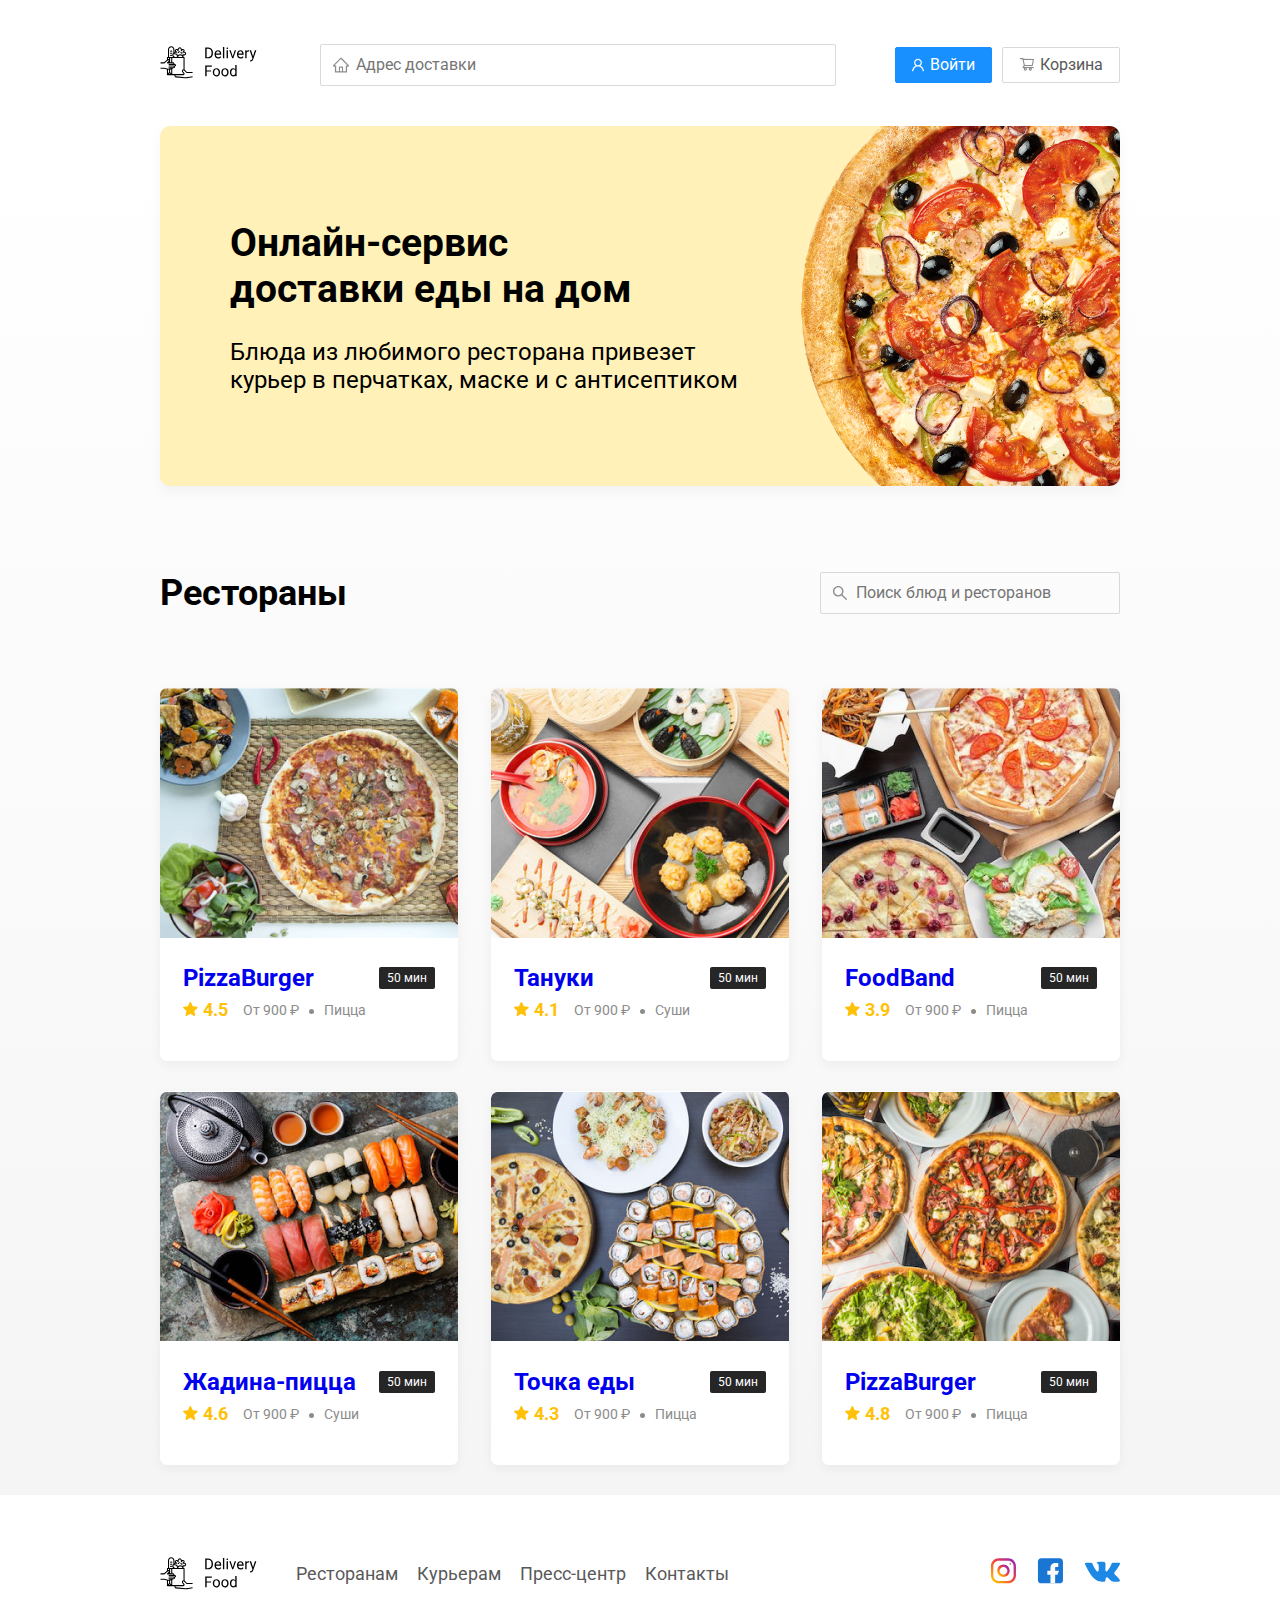
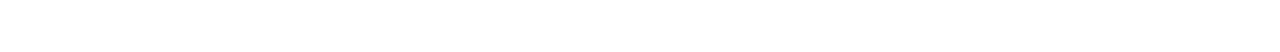
<file: index.html>
<!DOCTYPE html>
<html lang="en">
<head>
    <meta charset="UTF-8">
    <meta name="viewport" content="width=device-width, initial-scale=1.0">
    <title>Delivery Food - доставка еды на дом</title>
    <link href="https://fonts.googleapis.com/css2?family=Roboto:wght@400;700&display=swap" rel="stylesheet">
    <link rel="stylesheet" href="css/normalize.css">
    <link rel="stylesheet" href="css/style.css">
</head>
<body>
    <div class="container">
        <header class="header">
            <a href="index.html" class="logo">
               <img src="img/logo.svg" alt="Logo" class="logo"> 
            </a>
            <input type="text" class="input input-address" placeholder="Адрес доставки">
            <div class="buttons">
                <button class="button button-primary">
                    <img src="img/user.svg" alt="user" class="button-icon">
                    <span class="button-text">Войти</span>
                </button>
                <button class="button">
                    <img src="img/shopping-cart.svg" alt="shopping cart" class="button-icon">
                    <span class="button-text">Корзина</span>
                </button>
            </div>
        </header>
    </div>

    <main class="main">
        <div class="container">
            <section class="promo">
                <h1 class="promo-title">Онлайн-сервис<br>доставки еды на дом</h1>
                <p class="promo-text">Блюда из любимого ресторана привезет курьер в перчатках, маске и с антисептиком</p>
            </section>
    
            <section class="restaurants">
                <div class="section-heading">
                    <h2 class="section-title">Рестораны</h2>
                    <input type="text" class="input input-search" placeholder="Поиск блюд и ресторанов">
                </div>
                <div class="cards">
                    <a href="restauran.html" class="card">
                        <img src="img/image.jpg" alt="image" class="card-image">
                        <div class="card-text">
                            <div class="card-heading">
                                <h3 class="card-title">PizzaBurger</h3>
                                <span class="card-tag tag">50 мин</span>
                            </div>
                            <!-- /.card-heading -->
                            <div class="card-info">
                                <div class="rating"> 
                                <img src="img/rating.svg" alt="" class="rating-star">4.5</div>
                                <div class="price">От 900 ₽</div>
                                <div class="category">Пицца</div>
                            </div>
                        </div>
                    </a>
                    <!-- /.card -->
    
                    <a href="restauran.html" class="card">
                        <img src="img/image1.png" alt="image" class="card-image">
                        <div class="card-text">
                            <div class="card-heading">
                                <h3 class="card-title">Тануки</h3>
                                <span class="card-tag tag">50 мин</span>
                            </div>
                            <!-- /.card-heading -->
                            <div class="card-info">
                                <div class="rating"><img src="img/rating.svg" alt="" class="rating-star">4.1</div>
                                <div class="price">От 900 ₽</div>
                                <div class="category">Суши</div>
                            </div>
                        </div>
                    </a>
    
                    <a href="restauran.html" class="card">
                        <img src="img/image3.png" alt="image" class="card-image">
                        <div class="card-text">
                            <div class="card-heading">
                                <h3 class="card-title">FoodBand</h3>
                                <span class="card-tag tag">50 мин</span>
                            </div>
                            <!-- /.card-heading -->
                            <div class="card-info">
                                <div class="rating"><img src="img/rating.svg" alt="" class="rating-star">3.9</div>
                                <div class="price">От 900 ₽</div>
                                <div class="category">Пицца</div>
                            </div>
                        </div>
                    </a>
    
                    <a href="restauran.html" class="card">
                        <img src="img/image4.png" alt="image" class="card-image">
                        <div class="card-text">
                            <div class="card-heading">
                                <h3 class="card-title">Жадина-пицца</h3>
                                <span class="card-tag tag">50 мин</span>
                            </div>
                            <!-- /.card-heading -->
                            <div class="card-info">
                                <div class="rating">
                            <img src="img/rating.svg" alt="rating" class="rating-star">4.6</div>
                                <div class="price">От 900 ₽</div>
                                <div class="category">Суши</div>
                            </div>
                        </div>
                    </a>
    
                    <a href="restauran.html" class="card">
                        <img src="img/image5.png" alt="image" class="card-image">
                        <div class="card-text">
                            <div class="card-heading">
                                <h3 class="card-title">Точка еды</h3>
                                <span class="card-tag tag">50 мин</span>
                            </div>
                            <!-- /.card-heading -->
                            <div class="card-info">
                                <div class="rating"><img src="img/rating.svg" class="rating-star">4.3</div>
                                <div class="price">От 900 ₽</div>
                                <div class="category">Пицца</div>
                            </div>
                        </div>
                    </a>
    
                    <a href="restauran.html" class="card">
                        <img src="img/image6.png" alt="image" class="card-image">
                        <div class="card-text">
                            <div class="card-heading">
                                <h3 class="card-title">PizzaBurger</h3>
                                <span class="card-tag tag">50 мин</span>
                            </div>
                            <!-- /.card-heading -->
                            <div class="card-info">
                                <div class="rating"><img src="img/rating.svg" class="rating-star">4.8</div>
                                <div class="price">От 900 ₽</div>
                                <div class="category">Пицца</div>
                            </div>
                        </div>
                    </a>
                </div>
                <!-- /.cards -->
            </section>
        </div>
    </main>

    <footer class="footer">
        <div class="container">
            <div class="footer-block">
                <img src="img/logo.svg" alt="logo" class="logo footer-logo">
                <nav class="footer-nav">
                    <a href="#" class="footer-link">Ресторанам</a>
                    <a href="#" class="footer-link">Курьерам</a>
                    <a href="#" class="footer-link">Пресс-центр</a>
                    <a href="#" class="footer-link">Контакты</a>
                </nav>

                <div class="social-links">
                    <a href="#" class="social-link"><img src="img/instagram.svg" alt="instagram"></a>
                    <a href="#" class="social-link"><img src="img/facebook.svg" alt="facebook"></a>
                    <a href="#" class="social-link"><img src="img/vk.svg" alt="vk"></a>
                </div>
            </div>
        </div>
    </footer>
</body>
</html>
</file>
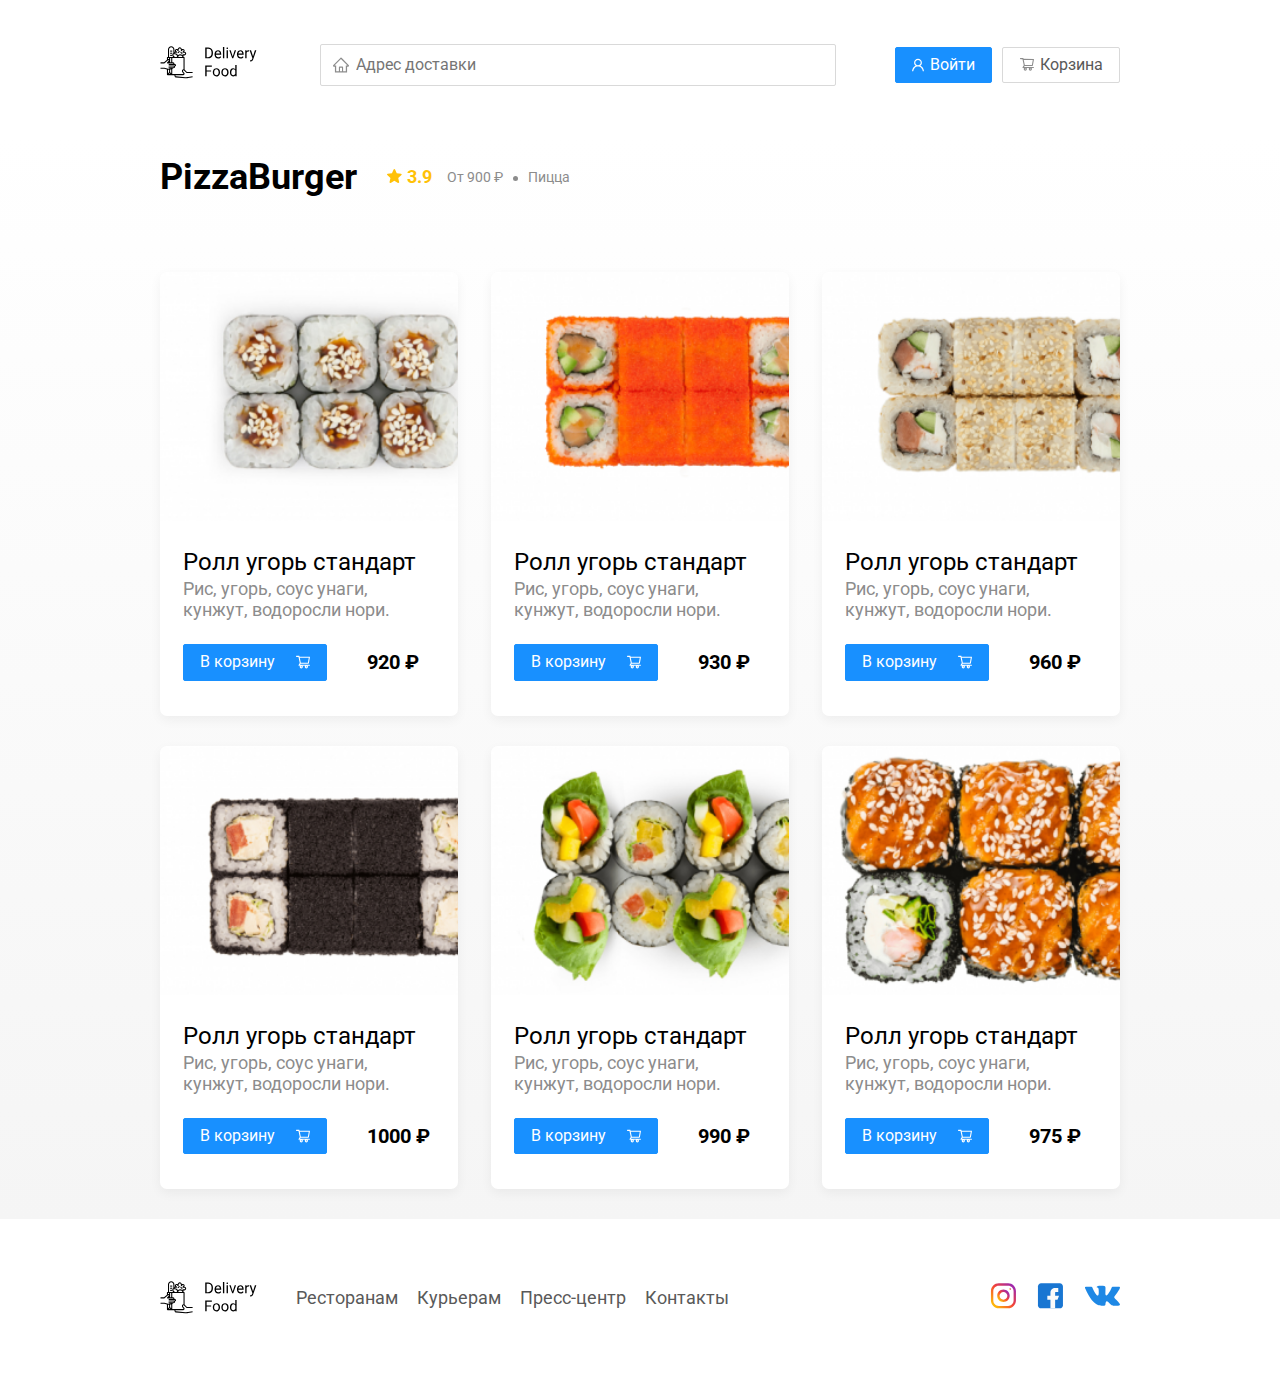
<file: restauran.html>
<!DOCTYPE html>
<html lang="en">
<head>
    <meta charset="UTF-8">
    <meta name="viewport" content="width=device-width, initial-scale=1.0">
    <title>PizzaBurger - доставка еды на дом</title>
    <link href="https://fonts.googleapis.com/css2?family=Roboto:wght@400;700&display=swap" rel="stylesheet">
    <link rel="stylesheet" href="css/normalize.css">
    <link rel="stylesheet" href="css/animate.css">
    <link rel="stylesheet" href="css/style.css">
</head>
<body>
    <div class="container">
        <header class="header">
            <a href="index.html" class="logo animated fadeInRight delay-1s">
                <img src="img/logo.svg" alt="Logo" class="logo"> 
             </a>
            <input type="text" class="input input-address" placeholder="Адрес доставки">
            <div class="buttons">
                <button class="button button-primary">
                    <img src="img/user.svg" alt="user" class="button-icon">
                    <span class="button-text">Войти</span>
                </button>
                <button class="button" id="cart-button">
                    <img src="img/shopping-cart.svg" alt="shopping cart" class="button-icon">
                    <span class="button-text">Корзина</span>
                </button>
            </div>
        </header>
    </div>

    <main class="main">
        <div class="container">
            <section class="restaurants">
                <div class="section-heading">
                    <h2 class="section-title">PizzaBurger</h2>
                    <div class="card-info">
                        <div class="rating"><img src="img/rating.svg" alt="" class="rating-star">3.9</div>
                        <div class="price">От 900 ₽</div>
                        <div class="category">Пицца</div>
                    </div>
                </div>
                <div class="cards">
                    <div class="card wow fadeInUp" data-wow-delay="0.2s">
                        <img src="img/image7.png" alt="image" class="card-image">
                        <div class="card-text">
                            <div class="card-heading">
                                <h3 class="card-title card-title-reg">Ролл угорь стандарт</h3>
                            </div>
                            <!-- /.card-heading -->
                            <div class="card-info">
                                <div class="ingredients">Рис, угорь, соус унаги, кунжут, водоросли нори.</div>
                            </div>

                            <div class="card-buttons">
                                <button class="button button-primary">
                                    <span class="button-card-text">В корзину</span>
                                    <img src="img/shopping-cart-white.svg" alt="shopping-cart" class="button-card-image">
                                </button>
                                <strong class="cart-price-bold">920 ₽</strong>
                            </div>
                        </div>
                    </div>
                    <!-- /.card -->
    
                    <div class="card wow fadeInUp" data-wow-delay="0.4s">
                        <img src="img/image8.png" alt="image" class="card-image">
                        <div class="card-text">
                            <div class="card-heading">
                                <h3 class="card-title card-title-reg">Ролл угорь стандарт</h3>
                            </div>
                            <!-- /.card-heading -->
                            <div class="card-info">
                                <div class="ingredients">Рис, угорь, соус унаги, кунжут, водоросли нори.</div>
                            </div>

                            <div class="card-buttons">
                                <button class="button button-primary">
                                    <span class="button-card-text">В корзину</span>
                                    <img src="img/shopping-cart-white.svg" alt="shopping-cart" class="button-card-image">
                                </button>
                                <strong class="cart-price-bold">930 ₽</strong>
                            </div>
                        </div>
                    </div>
    
                    <div class="card wow fadeInUp" data-wow-delay="0.6s">
                        <img src="img/image9.png" alt="image" class="card-image">
                        <div class="card-text">
                            <div class="card-heading">
                                <h3 class="card-title card-title-reg">Ролл угорь стандарт</h3>
                            </div>
                            <!-- /.card-heading -->
                            <div class="card-info">
                                <div class="ingredients">Рис, угорь, соус унаги, кунжут, водоросли нори.</div>
                            </div>

                            <div class="card-buttons">
                                <button class="button button-primary">
                                    <span class="button-card-text">В корзину</span>
                                    <img src="img/shopping-cart-white.svg" alt="shopping-cart" class="button-card-image">
                                </button>
                                <strong class="cart-price-bold">960 ₽</strong>
                            </div>
                        </div>
                    </div>
    
                    <div class="card wow fadeInUp" data-wow-delay="0.2s">
                        <img src="img/image10.png" alt="image" class="card-image">
                        <div class="card-text">
                            <div class="card-heading">
                                <h3 class="card-title card-title-reg">Ролл угорь стандарт</h3>
                            </div>
                            <!-- /.card-heading -->
                            <div class="card-info">
                                <div class="ingredients">Рис, угорь, соус унаги, кунжут, водоросли нори.</div>
                            </div>

                            <div class="card-buttons">
                                <button class="button button-primary">
                                    <span class="button-card-text">В корзину</span>
                                    <img src="img/shopping-cart-white.svg" alt="shopping-cart" class="button-card-image">
                                </button>
                                <strong class="cart-price-bold">1000 ₽</strong>
                            </div>
                        </div>
                    </div>
    
                    <div class="card wow fadeInUp" data-wow-delay="0.4s">
                        <img src="img/image11.png" alt="image" class="card-image">
                        <div class="card-text">
                            <div class="card-heading">
                                <h3 class="card-title card-title-reg">Ролл угорь стандарт</h3>
                            </div>
                            <!-- /.card-heading -->
                            <div class="card-info">
                                <div class="ingredients">Рис, угорь, соус унаги, кунжут, водоросли нори.</div>
                            </div>

                            <div class="card-buttons">
                                <button class="button button-primary">
                                    <span class="button-card-text">В корзину</span>
                                    <img src="img/shopping-cart-white.svg" alt="shopping-cart" class="button-card-image">
                                </button>
                                <strong class="cart-price-bold">990 ₽</strong>
                            </div>
                        </div>
                    </div>
    
                    <div class="card wow fadeInUp" data-wow-delay="0.6s">
                        <img src="img/image12.png" alt="image" class="card-image">
                        <div class="card-text">
                            <div class="card-heading">
                                <h3 class="card-title card-title-reg">Ролл угорь стандарт</h3>
                            </div>
                            <!-- /.card-heading -->
                            <div class="card-info">
                                <div class="ingredients">Рис, угорь, соус унаги, кунжут, водоросли нори.</div>
                            </div>

                            <div class="card-buttons">
                                <button class="button button-primary">
                                    <span class="button-card-text">В корзину</span>
                                    <img src="img/shopping-cart-white.svg" alt="shopping-cart" class="button-card-image">
                                </button>
                                <strong class="cart-price-bold">975 ₽</strong>
                            </div>
                        </div>
                    </div>
                </div>
                <!-- /.cards -->
            </section>
        </div>
    </main>

    <footer class="footer">
        <div class="container">
            <div class="footer-block">
                <img src="img/logo.svg" alt="logo" class="logo footer-logo">
                <nav class="footer-nav">
                    <a href="#" class="footer-link">Ресторанам</a>
                    <a href="#" class="footer-link">Курьерам</a>
                    <a href="#" class="footer-link">Пресс-центр</a>
                    <a href="#" class="footer-link">Контакты</a>
                </nav>

                <div class="social-links">
                    <a href="#" class="social-link"><img src="img/instagram.svg" alt="instagram"></a>
                    <a href="#" class="social-link"><img src="img/facebook.svg" alt="facebook"></a>
                    <a href="#" class="social-link"><img src="img/vk.svg" alt="vk"></a>
                </div>
            </div>
        </div>
    </footer>

    <div class="modal">
        <div class="modal-dialog">
            <div class="modal-header">
                <h3 class="modal-title">Корзина</h3>
                <button class="close">&times;</button>
            </div>

            <div class="modal-body">
                <div class="food-row">
                    <span class="food-name">Ролл угорь стандарт</span>
                    <strong class="food-price">250 ₽</strong>
                    <div class="food-counter">
                        <button class="counter-button">-</button>
                        <span class="counter">1</span>
                        <button class="counter-button">+</button>
                    </div>
                </div>

                <div class="food-row">
                    <span class="food-name">Ролл угорь стандарт</span>
                    <strong class="food-price">250 ₽</strong>
                    <div class="food-counter">
                        <button class="counter-button">-</button>
                        <span class="counter">1</span>
                        <button class="counter-button">+</button>
                    </div>
                </div>

                <div class="food-row">
                    <span class="food-name">Ролл угорь стандарт</span>
                    <strong class="food-price">250 ₽</strong>
                    <div class="food-counter">
                        <button class="counter-button">-</button>
                        <span class="counter">1</span>
                        <button class="counter-button">+</button>
                    </div>
                </div>

                <div class="food-row">
                    <span class="food-name">Ролл угорь стандарт</span>
                    <strong class="food-price">250 ₽</strong>
                    <div class="food-counter">
                        <button class="counter-button">-</button>
                        <span class="counter">1</span>
                        <button class="counter-button">+</button>
                    </div>
                </div>
            </div>

            <div class="modal-footer">
                <span class="modal-pricetag">1250 ₽</span>
                <div class="footer-buttons">
                    <button class="button button-primary">
                        Оформить заказ
                    </button>
                    <button class="button">
                        Отмена
                    </button>
                </div>
            </div>
            <!-- /.modal-footer -->
        </div>
    </div>

    <script src="js/wow.min.js"></script>
    <script src="js/main.js"></script>
</body>
</html>
</file>
<file: css/style.css>
* {
    box-sizing: border-box;
}

body {
    font-family: 'Roboto', sans-serif;
    padding-top: 44px;
}

.container {
    max-width: 1200px;
    margin: 0 auto;
}

.header {
    display: flex;
    align-items: center;
    justify-content: space-between;
    margin-bottom: 40px;
}

.input {
    background: #FFFFFF;    
    border: 1px solid #D9D9D9;
    border-radius: 2px;
    padding: 8px;
    font-size: 16px;
    line-height: 24px;
    padding-left: 35px;
}

.input-address {
    flex: 0.8;
    background: url("../img/home.svg");
    background-repeat: no-repeat;
    background-position: left 11px center;
}

.input-search {
    background: url("../img/search.svg");
    background-repeat: no-repeat;
    background-position: left 11px center;
    width: 300px;
    margin-left: auto;
}

.buttons {
    display: flex;
    align-items: center;
}

.button {
    display: flex;
    align-items: center;
    padding: 8px 16px;
    background: #FFFFFF;
    border: 1px solid #D9D9D9;
    box-sizing: border-box;
    box-shadow: 0px 0px 2px rgba(0, 0, 0, 0.0015);
    border-radius: 2px;
    color: #595959;
    font-size: 16px;
}

.button-primary {
    background: #1890FF;
    border-radius: 2px;
    border: 1px solid #1890FF;
    color: #fff;
    margin-right: 10px;
}

.button-card-text {
    margin-right: 20px;
}

.button-icon {
    margin-right: 6px;
    vertical-align: middle;
}

.button-text {
    vertical-align: middle;
}

.promo {
    box-shadow: 0px 7px 12px rgba(158, 158, 163, 0.1);
    background: #FFF1B8 url("../img/promo-image.png") no-repeat top -100px right -247px / 924px;
    border-radius: 10px;
    padding: 68px 70px;
    margin-bottom: 56px;
}

.promo-title {
    font-weight: bold;
    font-size: 39px;
    line-height: 46px;
}

.promo-text {
    max-width: 538px;
    font-weight: normal;
    font-size: 24px;
    line-height: 28px;
}

.main {
    background: linear-gradient(180deg, rgba(245, 245, 245, 0) 1.04%, #F5F5F5 100%);
}

.section-heading {
    display: flex;
    align-items: center;
    margin-bottom: 44px;
}

.section-title {
    font-weight: bold;
    font-size: 36px;
    line-height: 42px;
    color: #000000;
    margin-right: 30px;
}

.cards {
    display: flex;
    align-items: flex-start;
    flex-wrap: wrap;
    justify-content: space-between;
}

.card {
    background: #FFFFFF;
    box-shadow: 0px 4px 12px rgba(0, 0, 0, 0.05);
    overflow: hidden;   
    border-radius: 7px;
    margin-bottom: 30px;
    flex-basis: 31%;
    text-decoration: none;
}

.card-image {
    width: 384px;
    height: 250px;
    object-fit: cover;
}

.card-text {
    padding-top: 20px;
    padding-bottom: 35px;
    padding-left: 23px;
    padding-right: 23px;
}

.card-heading {
    display: flex;
    align-items: center;
    justify-content: space-between;
}

.card-title {
    margin: 0;
    font-weight: bold;
    font-size: 24px;
    line-height: 32px;
}

.card-title-reg {
    font-weight: 400;
}

.card-tag {
    font-weight: normal;
    font-size: 12px;
    line-height: 20px;
    color: #fff;
    border-radius: 2px;
    background: #262626;
    padding: 1px 8px;
}

.card-info {
    display: flex;
    align-items: center;
    flex-wrap: wrap;
}

.card-buttons {
    display: flex;
    align-items: center;
    margin-top: 24px;
}

.cart-price-bold {
    font-weight: bold;
    font-size: 20px;
    line-height: 32px;
    margin-left: 30px;
}

.rating-star {
    margin-right: 5px;
}

.rating {
    margin-right: 26px;
    color: #FFC107;
    font-weight: bold;
    font-size: 18px;
    line-height: 32px;
}

.price, .category {
    font-weight: normal;
    font-size: 18px;
    line-height: 32px;
    color: #8C8C8C;
}

.category {
    text-overflow: ellipsis;
    overflow: hidden;
    white-space: nowrap;
    max-width: 150px;
}

.price {
    margin-right: 10px;
}

.ingredients {
    font-size: 18px;
    line-height: 21px;
    color: #8C8C8C;
}

.price:after {
    content: '';
    height: 5px;
    width: 5px;
    background-color: #8C8C8C;
    display: inline-block;
    border-radius: 50%;
    vertical-align: middle;
    margin-left: 10px;
}

.footer {
    padding: 60px 0;
}

.footer-block {
    display: flex;
    align-items: center;
    justify-content: space-between;
}

.footer-nav {
    margin-left: 35px;
    margin-right: auto;
}

.footer-link {
    display: inline-block;
    color: #595959;
    text-decoration: none;
    font-style: normal;
    font-weight: normal;
    font-size: 18px;
    line-height: 21px;
}

.footer-link:not(:last-child) {
    margin-right: 15px;
}

.social-links {
    display: flex;
    align-items: center;
}

.social-link:not(:last-child) {
    margin-right: 21px;
}


.modal {
    position: fixed;
    left: 0;
    top: 0;
    width: 100%;
    height: 100%;
    background: rgba(0, 0, 0, 0.4);
    display: none;
}

.is-open {
    display: flex;
}

.modal-dialog {
    background: #ffffff;
    max-width: 780px;
    width: 95%;
    border-radius: 5px;
    margin: auto;
    padding: 40px 45px;
}

.modal-header {
    display: flex;
    align-items: center;
    justify-content: space-between;
    margin-bottom: 45px;
}

.modal-title {
    margin: 0;
    font-weight: bold;
    font-size: 36px;
    line-height: 42px;
}

.close {
    font-size: 36px;
    border: none;
    background-color: transparent;
}

.modal-body {
    margin-bottom: 52px;
}

.food-row {
    display: flex;
    align-items: flex-start;
    justify-content: space-between;
    padding-bottom: 8px;
    border-bottom: 1px solid #D9D9D9;
    margin-bottom: 15px;
}

.food-name {
    font-weight: normal;
    font-size: 18px;
    line-height: 32px;
}

.food-price {
    margin-left: auto;
    margin-right: 47px;
    font-weight: bold;
    font-size: 20px;
    line-height: 32px;
}

.food-counter {
    display: flex;
    align-items: center;
}

.counter-button {
    display: flex;
    align-items: center;
    justify-content: center;
    width: 39px;
    height: 32px;
    background: #FFFFFF;
    border: 1px solid #40A9FF;
    box-sizing: border-box;
    border-radius: 2px;
    color: #40A9FF;
    font-weight: normal;
    font-size: 14px;
    line-height: 22px;
}

.counter {
    font-size: 16px;
    line-height: 24px;
    margin-left: 10px;
    margin-right: 10px;
}

.modal-footer {
    display: flex;
    align-items: center;
    justify-content: space-between;
}

.footer-buttons {
   display: flex;
   align-items: center; 
}

.modal-pricetag {
    background: #262626;
    border-radius: 5px;
    color: #ffffff;
    padding: 15px 20px;
    font-size: 23px;
    line-height: 23px;
}

@media (max-width: 1366px) {
    .container {
        max-width: 960px;
    }

    .promo {
        background-position: center right -300px;
        background-size: 750px;
    }

    .rating {
        margin-right: 15px;
    }

    .category, .price {
        font-size: 14px;
    }
}

@media (max-width: 992px) {
    .container {
        max-width: 750px;
    }

    .promo {
        padding: 50px;
        background-size: 500px;
        background-position: center right -200px;
    }

    .promo-text {
        font-size: 18px;
        max-width: 400px;
    }

    .card {
        flex-basis: 49%;
    }

    .footet-link {
        font-size: 16px;
    }
}

@media (max-width: 768px) {
    .container {
        max-width: 560px;
    }

    .card-info {
        flex-wrap: wrap;
    }

    .card .rating {
        flex-basis: 100%;
    }

    .card-title {
        font-size: 20px;
    }

    .promo {
        background-size: 400px;
        background-position: bottom 50px right -200px;
    }

    .promo-title {
        font-size: 24px;
        line-height: 1.4;
    }

    .promo-text {
        margin-top: 0;
    }
}

@media (max-width: 578px) {
    .container {
        width: 90%;
    }

    .header {
        flex-wrap: wrap;
    }

    .input-address {
        margin-top: 15px;
        order: 5;
        flex: 1;
    }

    .promo {
        background-image: none;
    }

    .promo-title {
        margin-bottom: 10px;
    }

    .section-title {
        font-size: 20px;
    }

    .card {
        flex-basis: 100%;
    }

    .card-image {
        width: 100%;
    }

    .footer {
        padding: 30px 0;
    }

    .footer-block {
        justify-content: space-between;
        align-items: flex-start;
    }

    .footer-nav {
        order: 0;
        margin-left: 0;
        display: flex;
        flex-direction: column;
        margin-right: 0;
    }

    .footer-logo {
        order: 1;
        margin-right: 15px;
    }

    .social-links {
        order: 2;
    }
}

@media (max-width: 480px) {
    .button-text {
        display: none;
    }

    .button-icon {
        margin: 0;
    }

    .button {
        min-height: 40px;
    }
    .promo {
        padding: 20px;
    }
    .section-heading {
        flex-wrap: wrap;
    }
    .footer-block {
        flex-wrap: wrap;
        flex-direction: column;
    }

    .footer-logo {
        order: 0;
        margin-bottom: 20px;
    }

    .footer-nav {
        margin-bottom: 20px;
        text-align: center;
    }

    .footer-link:not(:last-child) {
        margin-right: 0;
    }
}
</file>
